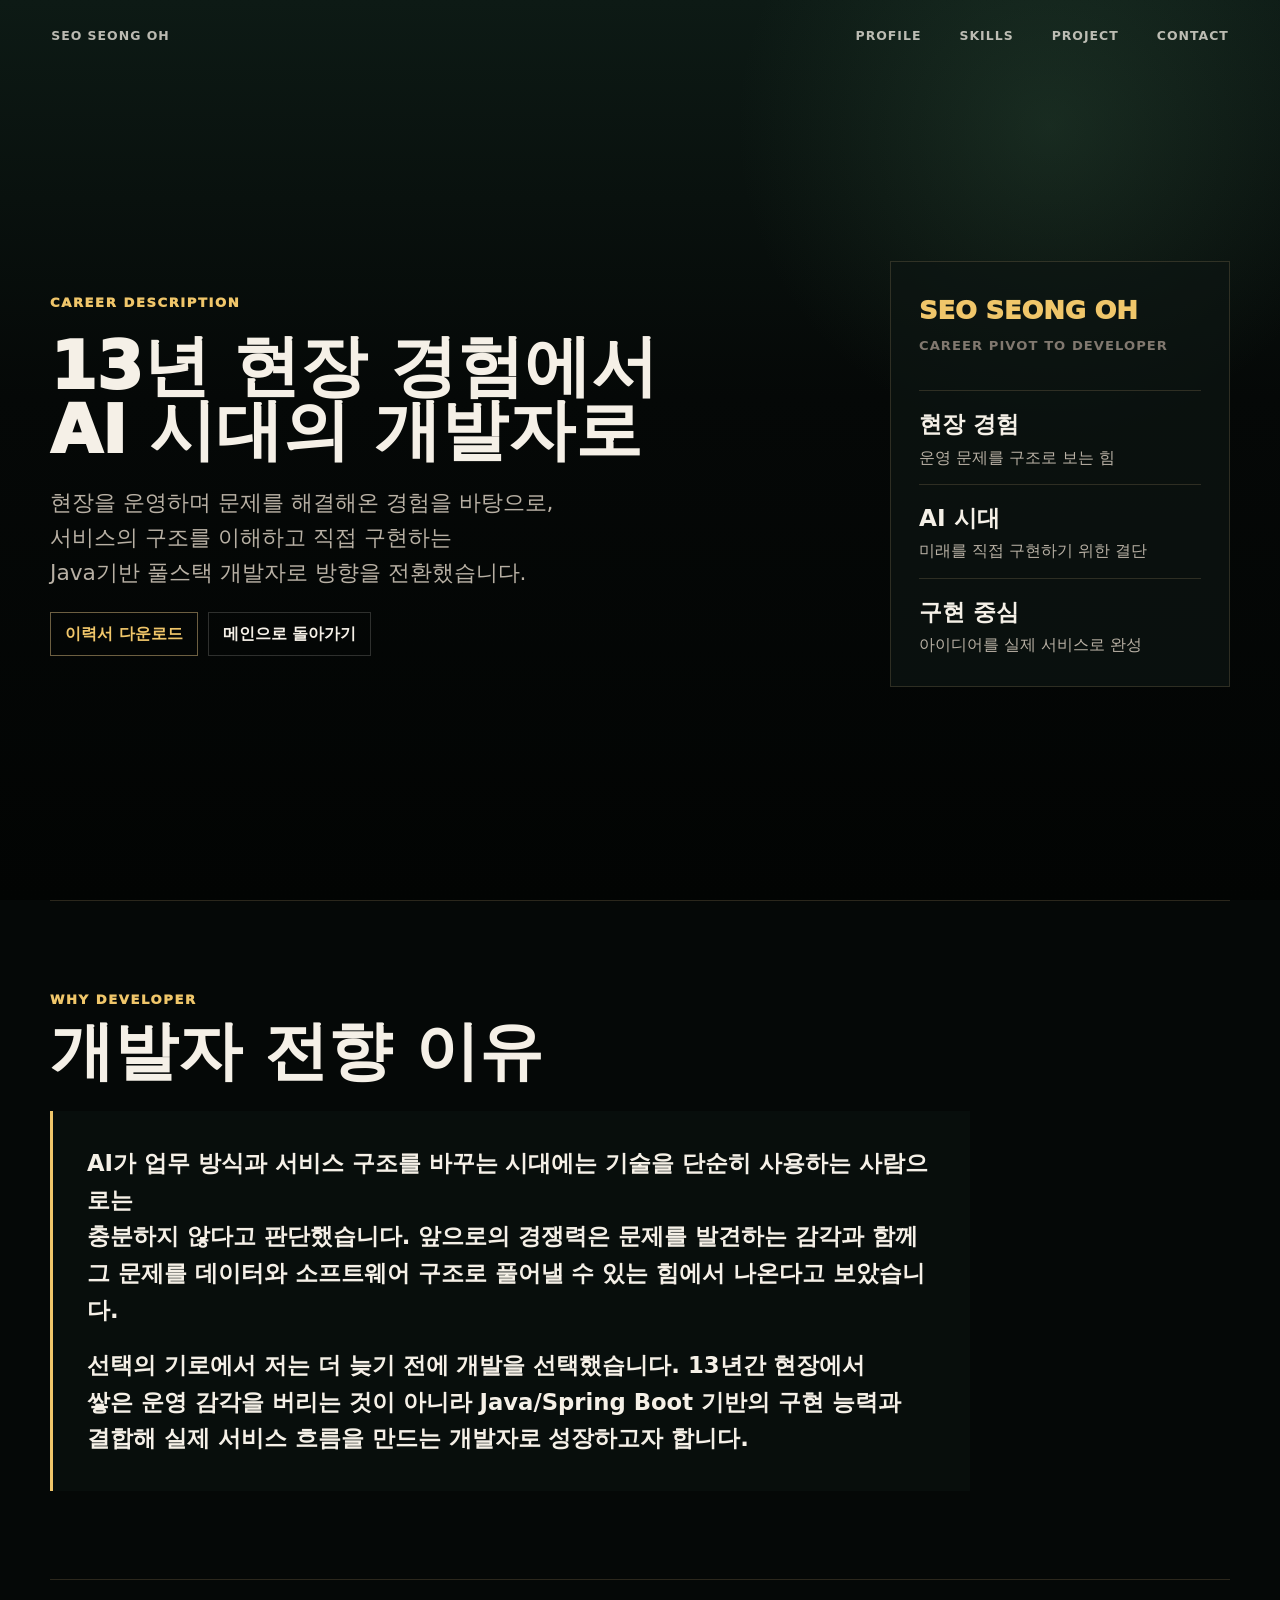
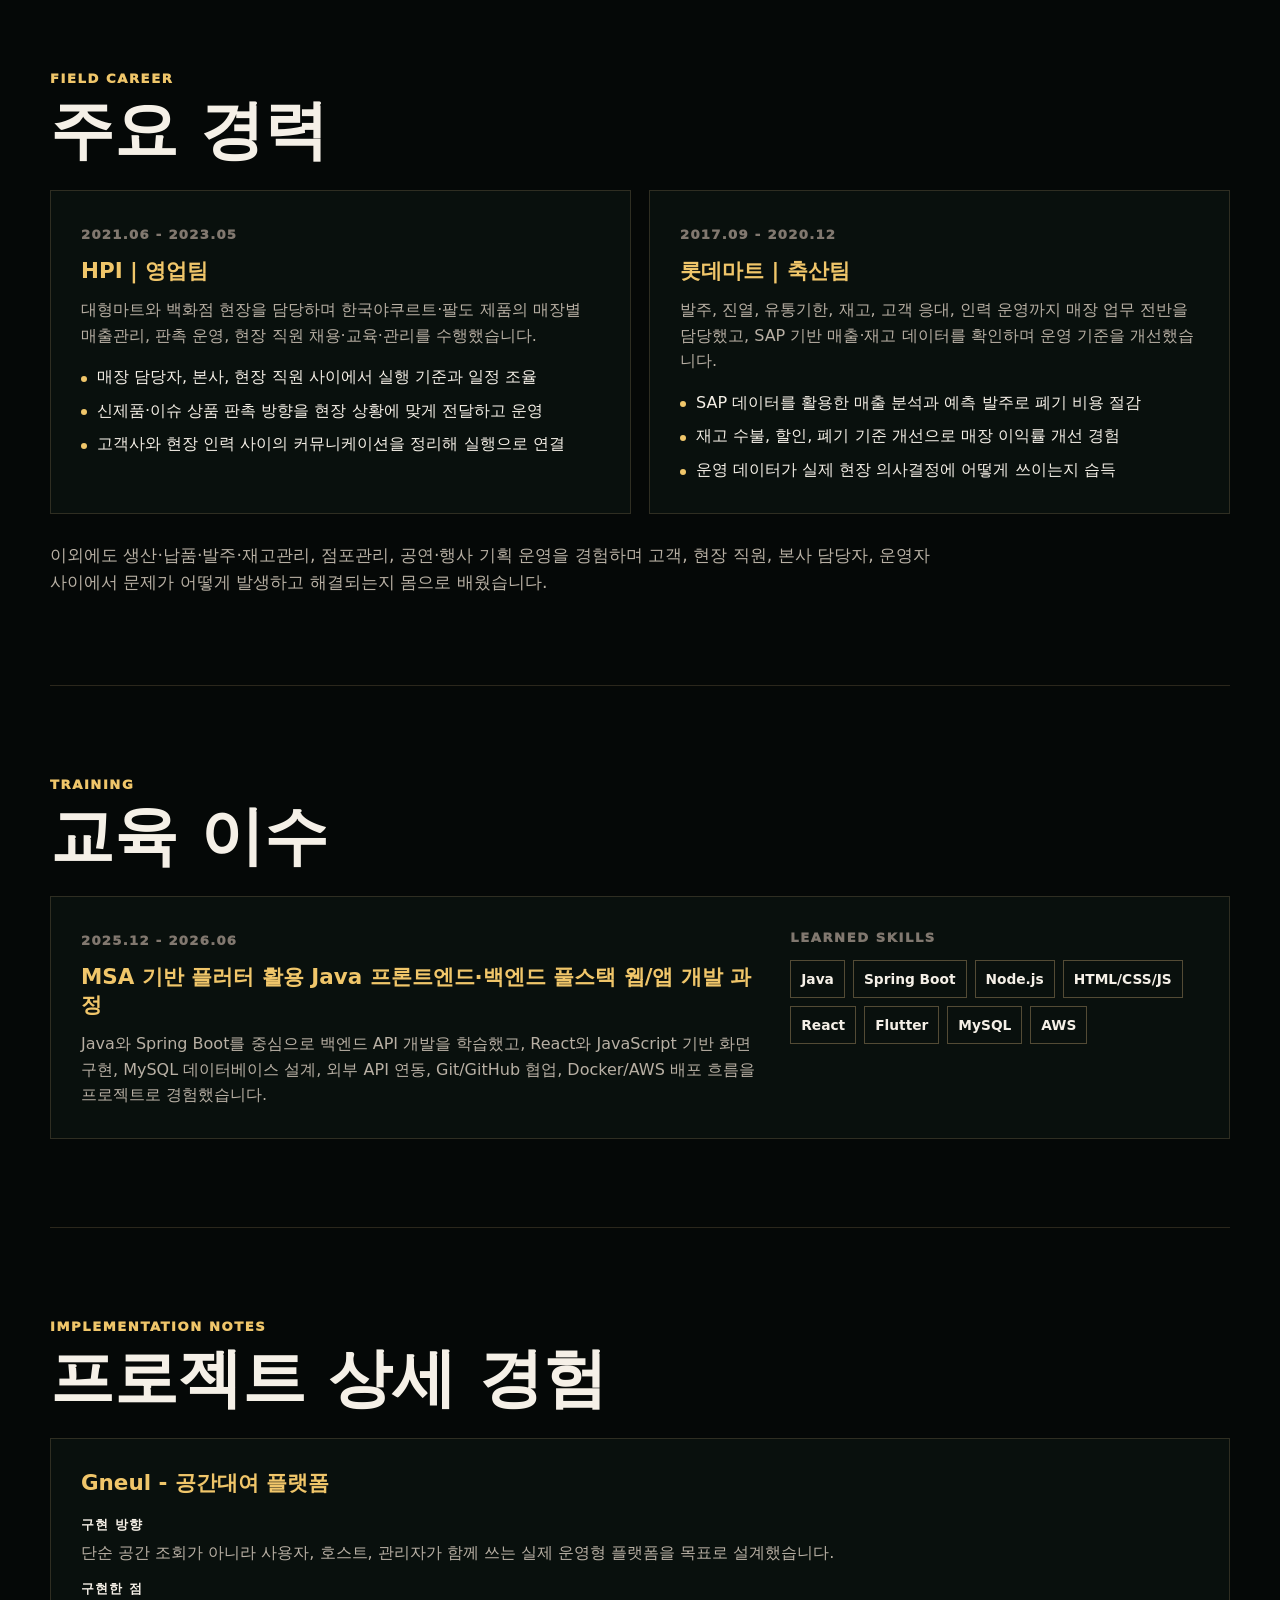
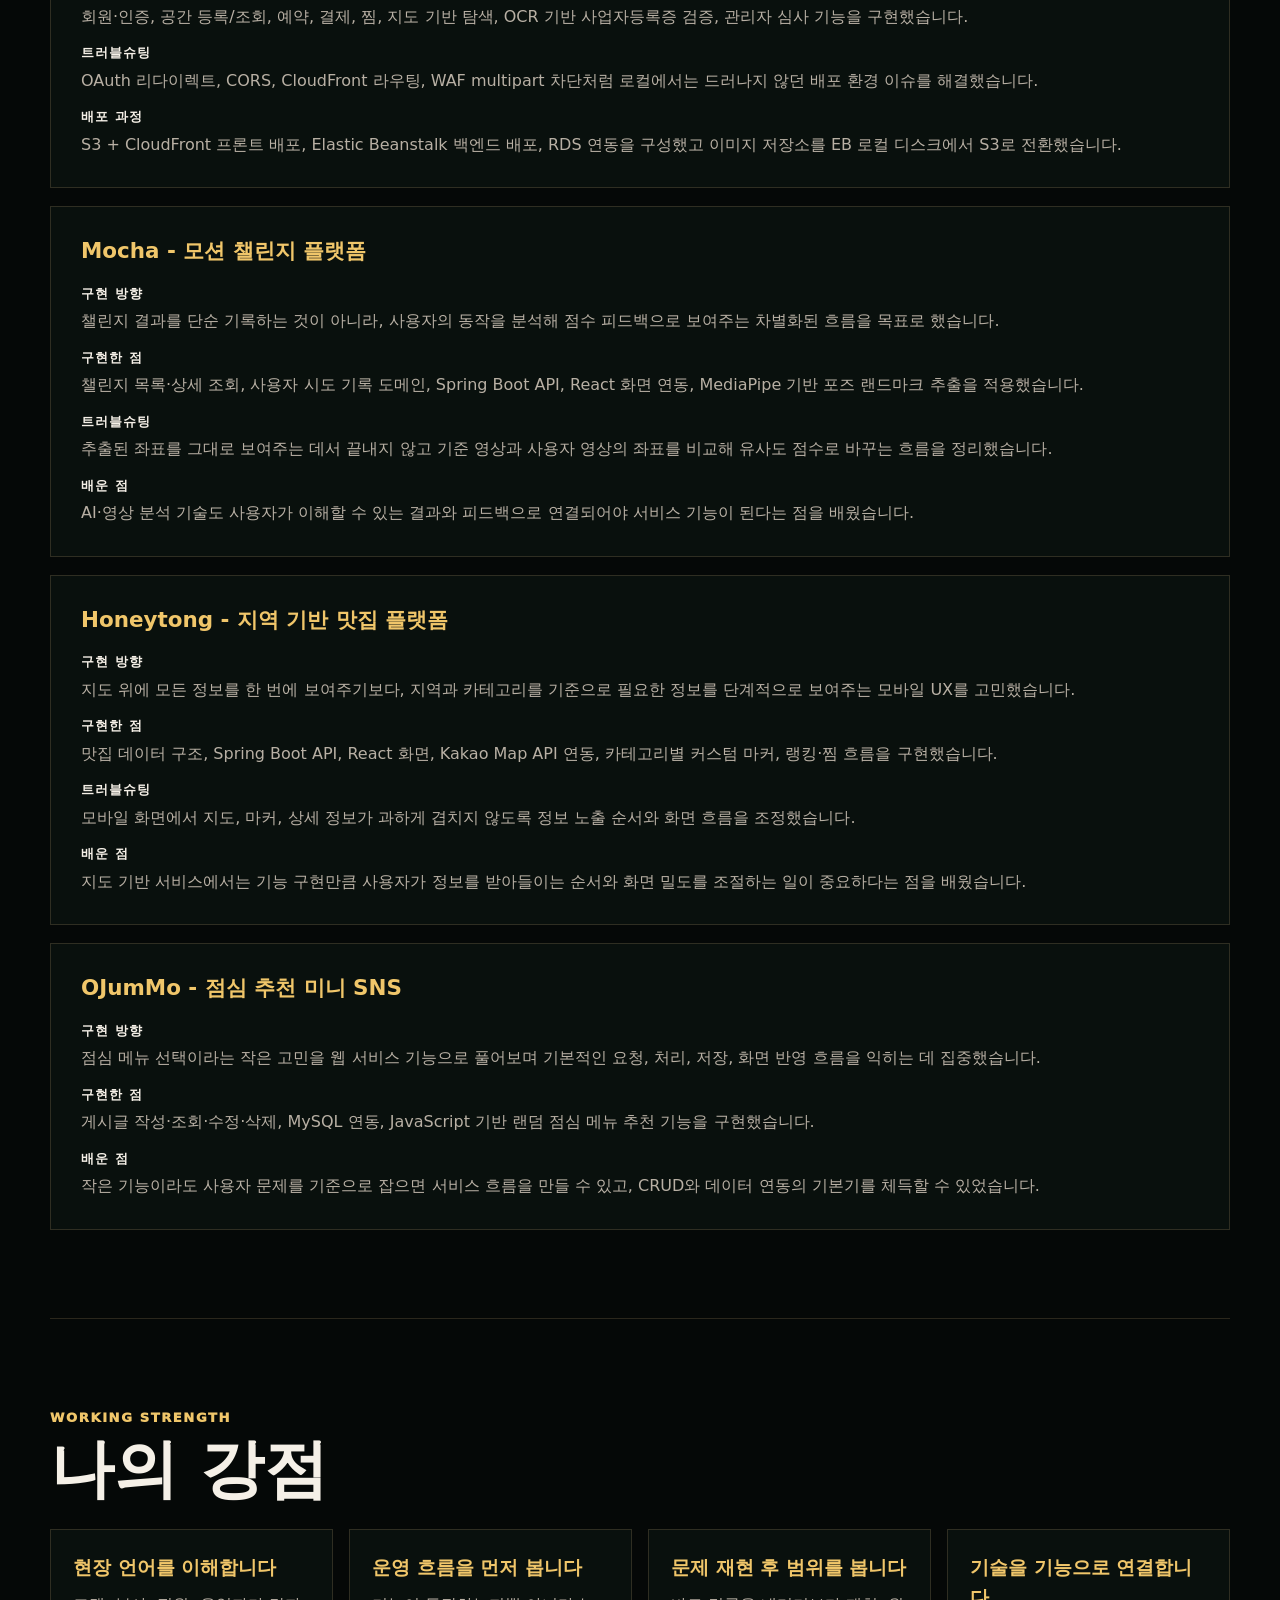
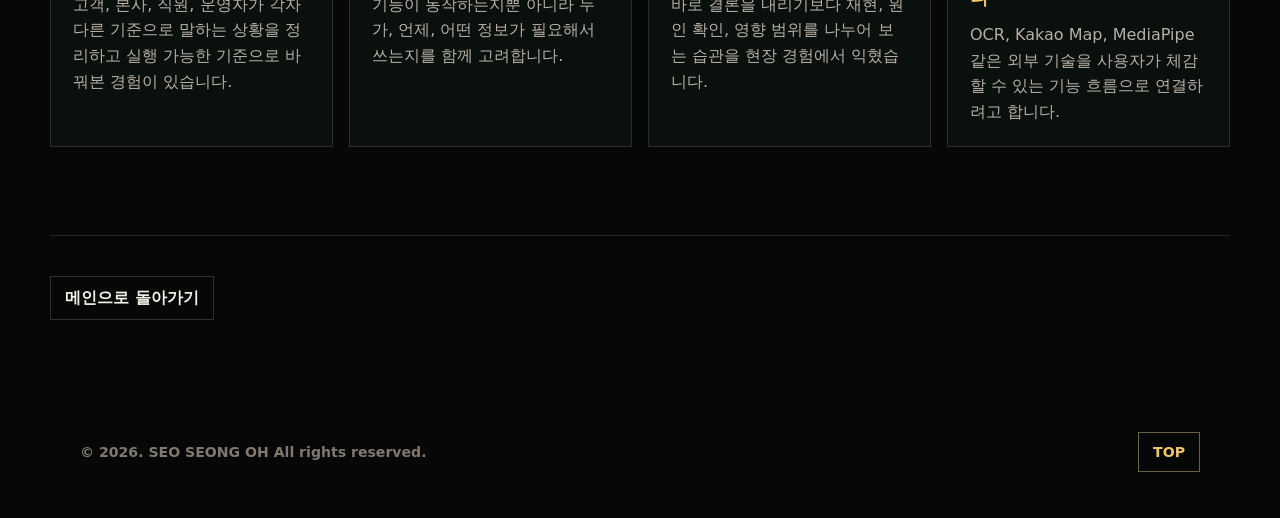
<file: career/index.html>
<!doctype html>
<html lang="ko">
  <head>
    <meta charset="utf-8" />
    <meta name="viewport" content="width=device-width, initial-scale=1" />
    <title>서성오 경력기술서 | Career Profile</title>
    <meta
      name="description"
      content="13년간의 현장 경험, 개발자 전향 이유, 교육 과정, 프로젝트 구현·트러블슈팅·배포 경험을 정리한 서성오의 웹 경력기술서입니다."
    />
    <meta property="og:title" content="서성오 경력기술서 | Career Profile" />
    <meta
      property="og:description"
      content="현장 운영 경험에서 Java/Spring Boot 개발자로 전향한 서성오의 상세 경력기술서입니다."
    />
    <meta property="og:type" content="website" />
    <meta property="og:url" content="https://q99man.github.io/career/" />
    <meta property="og:image" content="https://avatars.githubusercontent.com/u/259269205?v=4" />
    <link rel="stylesheet" href="../styles.css?v=career-page-2" />
  </head>
  <body>
    <header class="site-header" data-header>
      <a class="brand" href="../index.html#top">SEO SEONG OH</a>
      <nav class="nav" aria-label="Career navigation">
        <a href="../index.html#profile">Profile</a>
        <a href="../index.html#skills">Skills</a>
        <a href="../index.html#project">Project</a>
        <a href="../index.html#contact">Contact</a>
      </nav>
    </header>

    <main id="top" class="career-page">
      <section class="career-hero career-hero-compact" aria-label="Career introduction">
        <div class="career-hero-copy reveal">
          <p class="career-eyebrow">Career Description</p>
          <h1>13년 현장 경험에서<br />AI 시대의 개발자로</h1>
          <p>
            현장을 운영하며 문제를 해결해온 경험을 바탕으로,<br />
            서비스의 구조를 이해하고 직접 구현하는<br />
            Java기반 풀스택 개발자로 방향을 전환했습니다.
          </p>
          <div class="career-actions">
            <a class="resume-link" href="../assets/seo-seong-oh-career-profile.pdf" download>이력서 다운로드</a>
            <a class="resume-link resume-link-secondary" href="../index.html#top">메인으로 돌아가기</a>
          </div>
        </div>
        <aside class="career-snapshot reveal" aria-label="Career snapshot">
          <strong>SEO SEONG OH</strong>
          <span>Career Pivot to Developer</span>
          <ul>
            <li><b>현장 경험</b><span>운영 문제를 구조로 보는 힘</span></li>
            <li><b>AI 시대</b><span>미래를 직접 구현하기 위한 결단</span></li>
            <li><b>구현 중심</b><span>아이디어를 실제 서비스로 완성</span></li>
          </ul>
        </aside>
      </section>

      <section class="career-section reveal" aria-labelledby="pivot-title">
        <div class="career-section-head">
          <p class="career-eyebrow">Why Developer</p>
          <h2 id="pivot-title">개발자 전향 이유</h2>
        </div>
                <div class="career-statement">
          <p>
            AI가 업무 방식과 서비스 구조를 바꾸는 시대에는 기술을 단순히 사용하는 사람으로는<br />
            충분하지 않다고 판단했습니다. 앞으로의 경쟁력은 문제를 발견하는 감각과 함께<br />
            그 문제를 데이터와 소프트웨어 구조로 풀어낼 수 있는 힘에서 나온다고 보았습니다.
          </p>
          <p>
            선택의 기로에서 저는 더 늦기 전에 개발을 선택했습니다. 13년간 현장에서<br />
            쌓은 운영 감각을 버리는 것이 아니라 Java/Spring Boot 기반의 구현 능력과<br />
            결합해 실제 서비스 흐름을 만드는 개발자로 성장하고자 합니다.
          </p>
        </div>
      </section>

      <section class="career-section reveal" aria-labelledby="field-title">
        <div class="career-section-head">
          <p class="career-eyebrow">Field Career</p>
          <h2 id="field-title">주요 경력</h2>
        </div>
        <div class="career-history-grid">
          <article>
            <span class="career-period">2021.06 - 2023.05</span>
            <h3>HPI | 영업팀</h3>
            <p>
              대형마트와 백화점 현장을 담당하며 한국야쿠르트·팔도 제품의 매장별 매출관리,
              판촉 운영, 현장 직원 채용·교육·관리를 수행했습니다.
            </p>
            <ul>
              <li>매장 담당자, 본사, 현장 직원 사이에서 실행 기준과 일정 조율</li>
              <li>신제품·이슈 상품 판촉 방향을 현장 상황에 맞게 전달하고 운영</li>
              <li>고객사와 현장 인력 사이의 커뮤니케이션을 정리해 실행으로 연결</li>
            </ul>
          </article>
          <article>
            <span class="career-period">2017.09 - 2020.12</span>
            <h3>롯데마트 | 축산팀</h3>
            <p>
              발주, 진열, 유통기한, 재고, 고객 응대, 인력 운영까지 매장 업무 전반을 담당했고,
              SAP 기반 매출·재고 데이터를 확인하며 운영 기준을 개선했습니다.
            </p>
            <ul>
              <li>SAP 데이터를 활용한 매출 분석과 예측 발주로 폐기 비용 절감</li>
              <li>재고 수불, 할인, 폐기 기준 개선으로 매장 이익률 개선 경험</li>
              <li>운영 데이터가 실제 현장 의사결정에 어떻게 쓰이는지 습득</li>
            </ul>
          </article>
        </div>
        <p class="career-lead">
          이외에도 생산·납품·발주·재고관리, 점포관리, 공연·행사 기획 운영을 경험하며
          고객, 현장 직원, 본사 담당자, 운영자 사이에서 문제가 어떻게 발생하고 해결되는지 몸으로 배웠습니다.
        </p>
      </section>

      <section class="career-section reveal" aria-labelledby="education-title">
        <div class="career-section-head">
          <p class="career-eyebrow">Training</p>
          <h2 id="education-title">교육 이수</h2>
        </div>
        <div class="career-education-card">
          <div>
            <span class="career-period">2025.12 - 2026.06</span>
            <h3>MSA 기반 플러터 활용 Java 프론트엔드·백엔드 풀스택 웹/앱 개발 과정</h3>
            <p>
              Java와 Spring Boot를 중심으로 백엔드 API 개발을 학습했고, React와 JavaScript 기반 화면 구현,
              MySQL 데이터베이스 설계, 외부 API 연동, Git/GitHub 협업, Docker/AWS 배포 흐름을 프로젝트로 경험했습니다.
            </p>
          </div>
          <div class="career-skill-panel">
            <span>Learned Skills</span>
            <ul class="career-skill-tags">
              <li>Java</li>
              <li>Spring Boot</li>
              <li>Node.js</li>
              <li>HTML/CSS/JS</li>
              <li>React</li>
              <li>Flutter</li>
              <li>MySQL</li>
              <li>AWS</li>
            </ul>
          </div>
        </div>
      </section>

      <section class="career-section reveal" aria-labelledby="details-title">
        <div class="career-section-head">
          <p class="career-eyebrow">Implementation Notes</p>
          <h2 id="details-title">프로젝트 상세 경험</h2>
        </div>
        <div class="career-detail-list">
          <article>
            <h3>Gneul - 공간대여 플랫폼</h3>
            <dl>
              <div><dt>구현 방향</dt><dd>단순 공간 조회가 아니라 사용자, 호스트, 관리자가 함께 쓰는 실제 운영형 플랫폼을 목표로 설계했습니다.</dd></div>
              <div><dt>구현한 점</dt><dd>회원·인증, 공간 등록/조회, 예약, 결제, 찜, 지도 기반 탐색, OCR 기반 사업자등록증 검증, 관리자 심사 기능을 구현했습니다.</dd></div>
              <div><dt>트러블슈팅</dt><dd>OAuth 리다이렉트, CORS, CloudFront 라우팅, WAF multipart 차단처럼 로컬에서는 드러나지 않던 배포 환경 이슈를 해결했습니다.</dd></div>
              <div><dt>배포 과정</dt><dd>S3 + CloudFront 프론트 배포, Elastic Beanstalk 백엔드 배포, RDS 연동을 구성했고 이미지 저장소를 EB 로컬 디스크에서 S3로 전환했습니다.</dd></div>
            </dl>
          </article>

          <article>
            <h3>Mocha - 모션 챌린지 플랫폼</h3>
            <dl>
              <div><dt>구현 방향</dt><dd>챌린지 결과를 단순 기록하는 것이 아니라, 사용자의 동작을 분석해 점수 피드백으로 보여주는 차별화된 흐름을 목표로 했습니다.</dd></div>
              <div><dt>구현한 점</dt><dd>챌린지 목록·상세 조회, 사용자 시도 기록 도메인, Spring Boot API, React 화면 연동, MediaPipe 기반 포즈 랜드마크 추출을 적용했습니다.</dd></div>
              <div><dt>트러블슈팅</dt><dd>추출된 좌표를 그대로 보여주는 데서 끝내지 않고 기준 영상과 사용자 영상의 좌표를 비교해 유사도 점수로 바꾸는 흐름을 정리했습니다.</dd></div>
              <div><dt>배운 점</dt><dd>AI·영상 분석 기술도 사용자가 이해할 수 있는 결과와 피드백으로 연결되어야 서비스 기능이 된다는 점을 배웠습니다.</dd></div>
            </dl>
          </article>

          <article>
            <h3>Honeytong - 지역 기반 맛집 플랫폼</h3>
            <dl>
              <div><dt>구현 방향</dt><dd>지도 위에 모든 정보를 한 번에 보여주기보다, 지역과 카테고리를 기준으로 필요한 정보를 단계적으로 보여주는 모바일 UX를 고민했습니다.</dd></div>
              <div><dt>구현한 점</dt><dd>맛집 데이터 구조, Spring Boot API, React 화면, Kakao Map API 연동, 카테고리별 커스텀 마커, 랭킹·찜 흐름을 구현했습니다.</dd></div>
              <div><dt>트러블슈팅</dt><dd>모바일 화면에서 지도, 마커, 상세 정보가 과하게 겹치지 않도록 정보 노출 순서와 화면 흐름을 조정했습니다.</dd></div>
              <div><dt>배운 점</dt><dd>지도 기반 서비스에서는 기능 구현만큼 사용자가 정보를 받아들이는 순서와 화면 밀도를 조절하는 일이 중요하다는 점을 배웠습니다.</dd></div>
            </dl>
          </article>

          <article>
            <h3>OJumMo - 점심 추천 미니 SNS</h3>
            <dl>
              <div><dt>구현 방향</dt><dd>점심 메뉴 선택이라는 작은 고민을 웹 서비스 기능으로 풀어보며 기본적인 요청, 처리, 저장, 화면 반영 흐름을 익히는 데 집중했습니다.</dd></div>
              <div><dt>구현한 점</dt><dd>게시글 작성·조회·수정·삭제, MySQL 연동, JavaScript 기반 랜덤 점심 메뉴 추천 기능을 구현했습니다.</dd></div>
              <div><dt>배운 점</dt><dd>작은 기능이라도 사용자 문제를 기준으로 잡으면 서비스 흐름을 만들 수 있고, CRUD와 데이터 연동의 기본기를 체득할 수 있었습니다.</dd></div>
            </dl>
          </article>
        </div>
      </section>

      <section class="career-section reveal" aria-labelledby="strength-title">
        <div class="career-section-head">
          <p class="career-eyebrow">Working Strength</p>
          <h2 id="strength-title">나의 강점</h2>
        </div>
        <div class="career-solving-grid career-solving-grid-tight">
          <article><h3>현장 언어를 이해합니다</h3><p>고객, 본사, 직원, 운영자가 각자 다른 기준으로 말하는 상황을 정리하고 실행 가능한 기준으로 바꿔본 경험이 있습니다.</p></article>
          <article><h3>운영 흐름을 먼저 봅니다</h3><p>기능이 동작하는지뿐 아니라 누가, 언제, 어떤 정보가 필요해서 쓰는지를 함께 고려합니다.</p></article>
          <article><h3>문제 재현 후 범위를 봅니다</h3><p>바로 결론을 내리기보다 재현, 원인 확인, 영향 범위를 나누어 보는 습관을 현장 경험에서 익혔습니다.</p></article>
          <article><h3>기술을 기능으로 연결합니다</h3><p>OCR, Kakao Map, MediaPipe 같은 외부 기술을 사용자가 체감할 수 있는 기능 흐름으로 연결하려고 합니다.</p></article>
        </div>
      </section>

      <section class="career-cta reveal" aria-label="Career actions">
        <div class="career-actions">
          <a class="resume-link resume-link-secondary" href="../index.html#top">메인으로 돌아가기</a>
        </div>
      </section>
    </main>

    <footer class="site-footer">
      <p>© <span data-year></span>. SEO SEONG OH All rights reserved.</p>
      <a class="top-button" href="#top">TOP</a>
    </footer>

    <script src="../script.js?v=career-page-2"></script>
  </body>
</html>
</file>
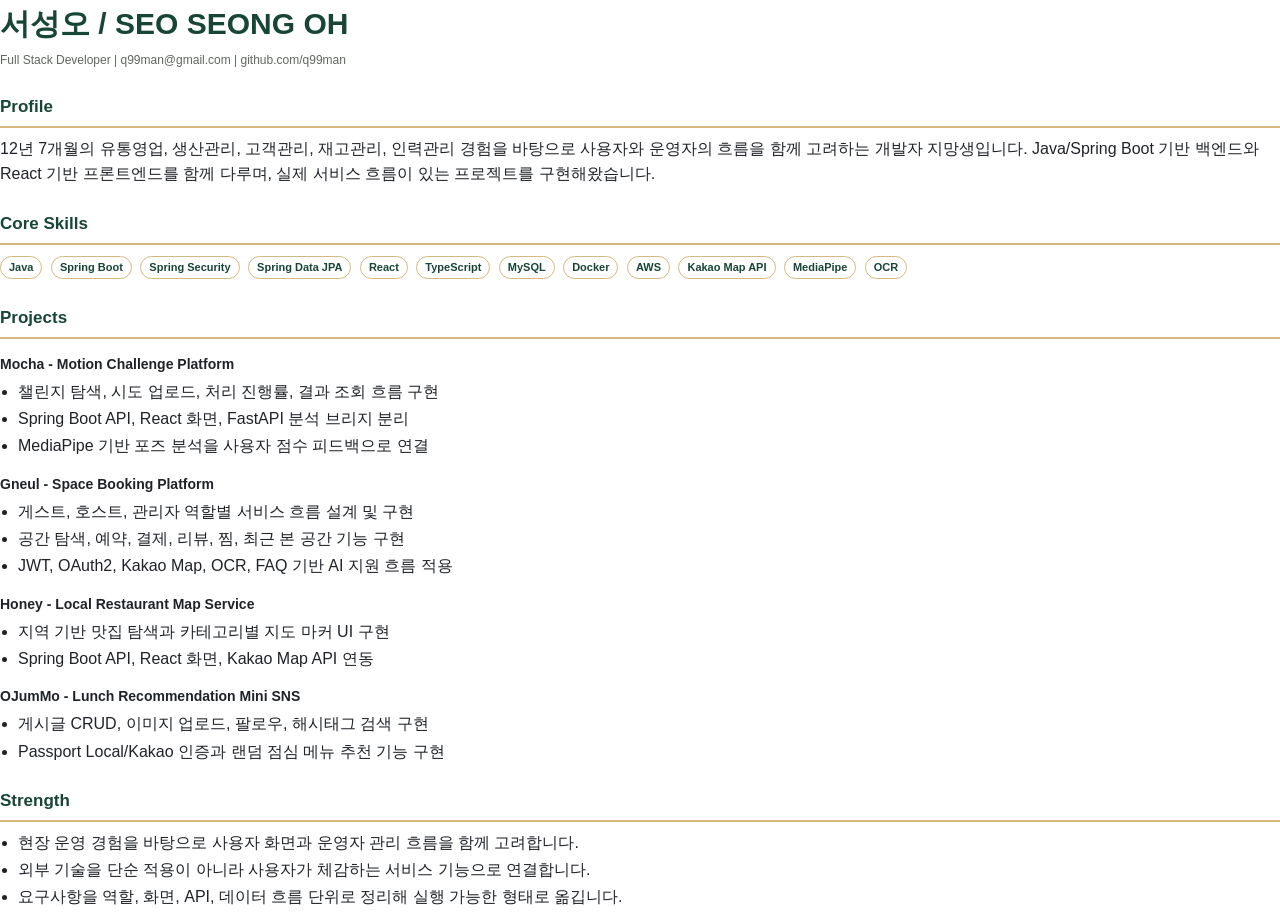
<file: assets/career-profile.html>
<!doctype html>
<html lang="ko">
  <head>
    <meta charset="utf-8" />
    <title>서성오 경력기술서</title>
    <style>
      @page {
        size: A4;
        margin: 18mm;
      }

      body {
        margin: 0;
        color: #1f2328;
        font-family: "Malgun Gothic", "Noto Sans KR", Arial, sans-serif;
        line-height: 1.58;
      }

      h1 {
        margin: 0 0 4px;
        color: #174536;
        font-size: 30px;
      }

      h2 {
        margin: 24px 0 8px;
        border-bottom: 2px solid #d5b87e;
        padding-bottom: 5px;
        color: #174536;
        font-size: 17px;
      }

      h3 {
        margin: 14px 0 4px;
        font-size: 14px;
      }

      p {
        margin: 0 0 8px;
      }

      ul {
        margin: 4px 0 0;
        padding-left: 18px;
      }

      li {
        margin: 2px 0;
      }

      .meta {
        color: #5f665f;
        font-size: 12px;
      }

      .tag {
        display: inline-block;
        margin: 2px 4px 2px 0;
        border: 1px solid #d5b87e;
        border-radius: 999px;
        padding: 2px 8px;
        color: #174536;
        font-size: 11px;
        font-weight: 700;
      }

      .project {
        page-break-inside: avoid;
      }
    </style>
  </head>
  <body>
    <h1>서성오 / SEO SEONG OH</h1>
    <p class="meta">Full Stack Developer | q99man@gmail.com | github.com/q99man</p>

    <h2>Profile</h2>
    <p>
      12년 7개월의 유통영업, 생산관리, 고객관리, 재고관리, 인력관리 경험을 바탕으로
      사용자와 운영자의 흐름을 함께 고려하는 개발자 지망생입니다.
      Java/Spring Boot 기반 백엔드와 React 기반 프론트엔드를 함께 다루며,
      실제 서비스 흐름이 있는 프로젝트를 구현해왔습니다.
    </p>

    <h2>Core Skills</h2>
    <span class="tag">Java</span>
    <span class="tag">Spring Boot</span>
    <span class="tag">Spring Security</span>
    <span class="tag">Spring Data JPA</span>
    <span class="tag">React</span>
    <span class="tag">TypeScript</span>
    <span class="tag">MySQL</span>
    <span class="tag">Docker</span>
    <span class="tag">AWS</span>
    <span class="tag">Kakao Map API</span>
    <span class="tag">MediaPipe</span>
    <span class="tag">OCR</span>

    <h2>Projects</h2>
    <div class="project">
      <h3>Mocha - Motion Challenge Platform</h3>
      <ul>
        <li>챌린지 탐색, 시도 업로드, 처리 진행률, 결과 조회 흐름 구현</li>
        <li>Spring Boot API, React 화면, FastAPI 분석 브리지 분리</li>
        <li>MediaPipe 기반 포즈 분석을 사용자 점수 피드백으로 연결</li>
      </ul>
    </div>

    <div class="project">
      <h3>Gneul - Space Booking Platform</h3>
      <ul>
        <li>게스트, 호스트, 관리자 역할별 서비스 흐름 설계 및 구현</li>
        <li>공간 탐색, 예약, 결제, 리뷰, 찜, 최근 본 공간 기능 구현</li>
        <li>JWT, OAuth2, Kakao Map, OCR, FAQ 기반 AI 지원 흐름 적용</li>
      </ul>
    </div>

    <div class="project">
      <h3>Honey - Local Restaurant Map Service</h3>
      <ul>
        <li>지역 기반 맛집 탐색과 카테고리별 지도 마커 UI 구현</li>
        <li>Spring Boot API, React 화면, Kakao Map API 연동</li>
      </ul>
    </div>

    <div class="project">
      <h3>OJumMo - Lunch Recommendation Mini SNS</h3>
      <ul>
        <li>게시글 CRUD, 이미지 업로드, 팔로우, 해시태그 검색 구현</li>
        <li>Passport Local/Kakao 인증과 랜덤 점심 메뉴 추천 기능 구현</li>
      </ul>
    </div>

    <h2>Strength</h2>
    <ul>
      <li>현장 운영 경험을 바탕으로 사용자 화면과 운영자 관리 흐름을 함께 고려합니다.</li>
      <li>외부 기술을 단순 적용이 아니라 사용자가 체감하는 서비스 기능으로 연결합니다.</li>
      <li>요구사항을 역할, 화면, API, 데이터 흐름 단위로 정리해 실행 가능한 형태로 옮깁니다.</li>
    </ul>
  </body>
</html>
</file>
<file: styles.css>
:root {
  color-scheme: dark;
  --bg: #050807;
  --bg-deep: #020403;
  --panel: #0d1512;
  --panel-strong: #111d18;
  --ink: #f5f0e7;
  --muted: #b8b0a4;
  --dim: #81786f;
  --line: rgba(213, 184, 126, 0.18);
  --accent: #d5b87e;
  --accent-strong: #f0c66a;
  --green: #4a7c59;
  --max: 1120px;
  --header: 72px;
}

* {
  box-sizing: border-box;
}

html {
  scroll-behavior: smooth;
}

body {
  margin: 0;
  background: var(--bg);
  color: var(--ink);
  font-family:
    Inter, "Pretendard", "Noto Sans KR", system-ui, -apple-system, BlinkMacSystemFont, "Segoe UI",
    sans-serif;
  line-height: 1.6;
}

body::before {
  content: "";
  position: fixed;
  inset: 0;
  z-index: -1;
  background:
    radial-gradient(circle at 82% 14%, rgba(74, 124, 89, 0.22), transparent 24%),
    linear-gradient(180deg, #0d1a15 0%, var(--bg) 44%, var(--bg-deep) 100%);
}

a {
  color: inherit;
  text-decoration: none;
}

img,
svg {
  display: block;
}

p,
figure,
dl,
dd {
  margin: 0;
}

ul {
  margin: 0;
  padding: 0;
  list-style: none;
}

.site-header {
  position: fixed;
  inset: 0 0 auto;
  z-index: 20;
  display: flex;
  min-height: var(--header);
  align-items: center;
  justify-content: space-between;
  padding: 0 clamp(24px, 4vw, 54px);
  color: rgba(245, 240, 231, 0.75);
  font-size: 0.78rem;
  font-weight: 900;
  letter-spacing: 0.08em;
  text-transform: uppercase;
  transition: background 180ms ease, border-color 180ms ease;
}

.site-header.is-scrolled {
  border-bottom: 1px solid var(--line);
  background: rgba(5, 8, 7, 0.86);
  backdrop-filter: blur(16px);
}

.brand,
.nav a {
  padding: 8px 0;
}

.nav {
  display: flex;
  gap: clamp(18px, 3vw, 38px);
}

.brand:hover,
.nav a:hover,
.brand:focus-visible,
.nav a:focus-visible {
  color: var(--accent-strong);
}

.hero {
  display: grid;
  min-height: 100svh;
  place-items: center;
  padding: var(--header) 24px 48px;
}

.hero-inner {
  width: min(100%, var(--max));
}

.typing-title {
  min-height: 0.95em;
  color: var(--accent-strong);
  font-size: clamp(3.3rem, 11vw, 9.6rem);
  font-weight: 1000;
  letter-spacing: 0;
  line-height: 0.95;
  text-transform: uppercase;
  white-space: nowrap;
}

.typing-title::after {
  content: "";
  display: inline-block;
  width: 0.05em;
  height: 0.78em;
  margin-left: 0.06em;
  background: var(--accent-strong);
  animation: blink 860ms steps(1) infinite;
  transform: translateY(0.08em);
}

.typing-title.is-complete::after {
  opacity: 0;
  animation: none;
}

@keyframes blink {
  50% {
    opacity: 0;
  }
}

.section {
  width: min(100% - 40px, var(--max));
  margin: 0 auto;
  padding: 112px 0;
}

.section-title {
  margin: 0 0 36px;
  color: var(--accent-strong);
  font-size: clamp(3.1rem, 8vw, 6.6rem);
  font-weight: 1000;
  letter-spacing: 0;
  line-height: 0.9;
  text-transform: uppercase;
}

.profile-card {
  display: grid;
  grid-template-columns: 360px 1fr;
  gap: clamp(40px, 7vw, 96px);
  align-items: center;
  min-height: 520px;
}

.profile-photo {
  position: relative;
}

.profile-photo::before {
  content: "";
  position: absolute;
  inset: -36px 42px 42px -36px;
  z-index: -1;
  border: 1px solid rgba(74, 124, 89, 0.55);
}

.profile-photo img {
  width: 100%;
  height: auto;
  aspect-ratio: 1;
  border: 1px solid var(--line);
  object-fit: cover;
  filter: grayscale(0.1) sepia(0.1) saturate(0.9);
}

.profile-info {
  display: grid;
  gap: 22px;
  justify-items: center;
  text-align: center;
}

.profile-name {
  color: var(--muted);
  font-size: 1.28rem;
  letter-spacing: 0.08em;
  text-transform: uppercase;
}

.profile-name span {
  display: block;
  margin-top: 4px;
  color: var(--dim);
  font-size: 0.9rem;
}

.profile-role {
  display: inline-block;
  border: 1px solid rgba(213, 184, 126, 0.28);
  background: rgba(74, 124, 89, 0.22);
  padding: 8px 14px;
  color: var(--ink);
  font-size: clamp(1.2rem, 2.5vw, 1.9rem);
  font-weight: 700;
}

.contact-facts {
  display: grid;
  gap: 12px;
  width: min(100%, 460px);
  margin-top: 8px;
  text-align: left;
}

.contact-facts li {
  display: grid;
  grid-template-columns: 28px 72px 1fr;
  gap: 12px;
  align-items: center;
  border-bottom: 1px solid var(--line);
  padding: 10px 0;
}

.contact-facts svg,
.skill-grid svg {
  width: 24px;
  height: 24px;
  fill: var(--accent-strong);
}

.contact-facts span {
  color: var(--dim);
  font-size: 0.82rem;
  font-weight: 900;
}

.contact-facts a,
.contact-facts strong {
  color: var(--ink);
  font-weight: 800;
  overflow-wrap: anywhere;
  word-break: break-word;
}

.profile-story {
  display: grid;
  gap: 14px;
  max-width: 820px;
  margin: 56px auto 0;
  color: var(--muted);
  font-size: 1.04rem;
}

.story-title {
  color: var(--ink);
  font-size: clamp(1.7rem, 3vw, 2.7rem);
  font-weight: 900;
  line-height: 1.25;
}

.resume-link,
.github-button,
.top-button {
  display: inline-flex;
  width: fit-content;
  min-height: 40px;
  align-items: center;
  justify-content: center;
  border: 1px solid rgba(213, 184, 126, 0.5);
  padding: 8px 14px;
  color: var(--accent-strong);
  font-weight: 900;
}

.resume-actions {
  display: flex;
  flex-wrap: wrap;
  gap: 10px;
  margin-top: 12px;
}

.resume-link {
  margin-top: 0;
}

.resume-link-secondary {
  border-color: rgba(245, 240, 231, 0.18);
  color: var(--ink);
}

.resume-link:hover,
.github-button:hover,
.top-button:hover {
  background: rgba(213, 184, 126, 0.12);
}

.skills-section {
  border-top: 1px solid var(--line);
  border-bottom: 1px solid var(--line);
}

.skill-grid {
  display: grid;
  grid-template-columns: repeat(4, minmax(0, 1fr));
  gap: 18px;
}

.skill-grid article {
  min-height: 330px;
  border: 1px solid var(--line);
  background: rgba(13, 21, 18, 0.72);
  padding: 24px;
}

.skill-grid h3 {
  display: flex;
  gap: 10px;
  align-items: center;
  margin: 0 0 22px;
  color: var(--ink);
  font-size: 1.18rem;
}

.skill-grid ul {
  display: grid;
  gap: 12px;
}

.skill-grid li {
  display: flex;
  align-items: center;
  gap: 14px;
  border-bottom: 1px solid rgba(213, 184, 126, 0.14);
  padding: 0 0 12px;
  color: var(--ink);
  font-size: 1.03rem;
  font-weight: 800;
}

.tool-icon {
  display: grid;
  flex: 0 0 auto;
  width: 42px;
  height: 42px;
  place-items: center;
  border: 1px solid rgba(245, 240, 231, 0.1);
  border-radius: 10px;
  background: #f8f8f5;
  box-shadow: 0 8px 18px rgba(0, 0, 0, 0.18);
}

.tool-icon img {
  width: 28px;
  height: 28px;
  object-fit: contain;
}

.project-section {
  width: min(100% - 40px, 1180px);
}

.project-list {
  display: grid;
  gap: 64px;
}

.project-card {
  display: grid;
  grid-template-columns: minmax(280px, 0.95fr) minmax(320px, 1fr);
  gap: clamp(28px, 5vw, 68px);
  align-items: center;
}

.project-card:nth-child(even) .project-image {
  order: 2;
}

.project-image {
  position: relative;
  min-height: 280px;
  border: 1px solid rgba(245, 240, 231, 0.18);
  background: #030504;
  overflow: hidden;
}

.project-image::before {
  content: "";
  position: absolute;
  inset: 18px -18px -18px 18px;
  z-index: -1;
  border: 1px solid rgba(74, 124, 89, 0.45);
}

.project-image img {
  width: 100%;
  height: 100%;
  min-height: 280px;
  object-fit: cover;
  opacity: 0.9;
  transition: transform 320ms ease, opacity 320ms ease;
}

.project-image:hover img {
  opacity: 1;
  transform: scale(1.03);
}

.project-copy {
  color: var(--muted);
}

.project-head {
  margin-bottom: 16px;
}

.project-head h3 {
  margin: 0;
  color: var(--accent-strong);
  font-size: clamp(2.2rem, 5vw, 4.5rem);
  line-height: 0.95;
  text-transform: uppercase;
}

.project-head span {
  display: block;
  margin-top: 7px;
  color: var(--dim);
  font-size: 0.9rem;
  font-weight: 900;
  letter-spacing: 0.08em;
  text-transform: uppercase;
}

.project-copy p {
  margin-bottom: 18px;
}

.project-copy dl {
  display: grid;
  gap: 14px;
  margin-bottom: 20px;
}

.project-copy dt {
  margin-bottom: 4px;
  color: var(--ink);
  font-size: 0.84rem;
  font-weight: 900;
  letter-spacing: 0.08em;
  text-transform: uppercase;
}

.project-copy dd {
  color: var(--muted);
}

.project-actions {
  display: flex;
  flex-wrap: wrap;
  gap: 10px;
}

.contact-section {
  padding-bottom: 82px;
}

.contact-panel {
  display: flex;
  justify-content: space-between;
  gap: 28px;
  border-top: 1px solid var(--line);
  padding-top: 28px;
  color: var(--muted);
}

.contact-panel p {
  max-width: 440px;
  color: var(--ink);
  font-size: 1.35rem;
  font-weight: 800;
  line-height: 1.35;
}

.contact-panel div {
  display: grid;
  gap: 10px;
  align-content: start;
  text-align: right;
}

.contact-panel a {
  color: var(--accent-strong);
  font-weight: 900;
}

.site-footer {
  display: flex;
  width: min(100% - 40px, var(--max));
  align-items: center;
  justify-content: space-between;
  margin: 0 auto;
  padding: 28px 0 46px;
  color: var(--dim);
  font-size: 0.88rem;
  font-weight: 800;
}

.reveal {
  opacity: 0;
  transform: translateY(18px);
  transition: opacity 560ms ease, transform 560ms ease;
}

.reveal.is-visible {
  opacity: 1;
  transform: translateY(0);
}

@media (prefers-reduced-motion: reduce) {
  *,
  *::before,
  *::after {
    scroll-behavior: auto !important;
    transition-duration: 1ms !important;
  }

  .typing-title::after {
    display: none;
  }
}

@media (max-width: 980px) {
  .skill-grid {
    grid-template-columns: repeat(2, minmax(0, 1fr));
  }

  .profile-card,
  .project-card {
    grid-template-columns: 1fr;
  }

  .project-card:nth-child(even) .project-image {
    order: 0;
  }
}

@media (max-width: 720px) {
  :root {
    --header: 96px;
  }

  .site-header {
    align-items: flex-start;
    flex-direction: column;
    justify-content: center;
    gap: 8px;
  }

  .nav {
    flex-wrap: wrap;
    gap: 10px 18px;
  }

  .typing-title {
    font-size: clamp(2.15rem, 11vw, 4.2rem);
  }

  .section,
  .project-section,
  .site-footer {
    width: min(100% - 28px, var(--max));
  }

  .section {
    padding: 78px 0;
  }

  .section-title {
    font-size: clamp(2.7rem, 13vw, 4.4rem);
  }

  .profile-photo {
    max-width: 280px;
  }

  .profile-photo::before {
    inset: -20px 24px 24px -20px;
  }

  .contact-facts li {
    grid-template-columns: 28px 58px minmax(0, 1fr);
  }

  .skill-grid {
    grid-template-columns: 1fr;
  }

  .project-list {
    gap: 52px;
  }

  .contact-panel,
  .site-footer {
    flex-direction: column;
    align-items: flex-start;
  }

  .contact-panel div {
    text-align: left;
  }
}

@media (max-width: 390px) {
  .typing-title {
    font-size: clamp(1.9rem, 10.2vw, 2.5rem);
  }
}

.career-page {
  width: min(100% - 40px, 1180px);
  margin: 0 auto;
  padding: calc(var(--header) + 72px) 0 84px;
}

.career-hero {
  display: grid;
  grid-template-columns: minmax(0, 1fr) 340px;
  gap: clamp(32px, 7vw, 92px);
  align-items: center;
  min-height: calc(100svh - var(--header) - 120px);
  padding-bottom: 96px;
}

.career-hero-copy {
  display: grid;
  align-content: center;
  gap: 22px;
}

.career-eyebrow {
  color: var(--accent-strong);
  font-size: 0.82rem;
  font-weight: 1000;
  letter-spacing: 0.12em;
  text-transform: uppercase;
}

.career-hero h1 {
  max-width: 880px;
  margin: 0;
  color: var(--ink);
  font-size: clamp(3rem, 5.2vw, 5rem);
  font-weight: 1000;
  letter-spacing: 0;
  line-height: 0.96;
  overflow-wrap: anywhere;
}

.career-hero-copy > p:not(.career-eyebrow) {
  max-width: 720px;
  color: var(--muted);
  font-size: clamp(1.08rem, 2vw, 1.36rem);
  line-height: 1.62;
}

.career-actions {
  display: flex;
  flex-wrap: wrap;
  gap: 10px;
}

.career-snapshot {
  display: grid;
  align-content: start;
  align-self: center;
  border: 1px solid var(--line);
  background: rgba(13, 21, 18, 0.72);
  padding: 28px;
}

.career-snapshot strong {
  color: var(--accent-strong);
  font-size: 1.6rem;
  font-weight: 1000;
}

.career-snapshot > span {
  margin-top: 4px;
  color: var(--dim);
  font-size: 0.82rem;
  font-weight: 900;
  letter-spacing: 0.08em;
  text-transform: uppercase;
}

.career-snapshot ul {
  display: grid;
  gap: 14px;
  margin-top: 34px;
}

.career-snapshot li {
  display: grid;
  gap: 2px;
  border-top: 1px solid var(--line);
  padding-top: 14px;
}

.career-snapshot b {
  color: var(--ink);
  font-size: 1.45rem;
}

.career-snapshot li span {
  color: var(--muted);
}

.career-section {
  border-top: 1px solid var(--line);
  padding: 88px 0;
}

.career-section-head {
  display: grid;
  gap: 10px;
  margin-bottom: 28px;
}

.career-section h2 {
  margin: 0;
  color: var(--ink);
  font-size: clamp(2.2rem, 5vw, 4.6rem);
  font-weight: 1000;
  line-height: 0.98;
}

.career-summary-grid,
.career-stack-grid,
.career-solving-grid {
  display: grid;
  grid-template-columns: repeat(3, minmax(0, 1fr));
  gap: 16px;
}

.career-summary-grid article,
.career-stack-grid article,
.career-solving-grid article {
  border: 1px solid var(--line);
  background: rgba(13, 21, 18, 0.62);
  padding: 22px;
}

.career-summary-grid h3,
.career-stack-grid h3,
.career-solving-grid h3,
.career-project-card h3 {
  margin: 0 0 10px;
  color: var(--accent-strong);
  font-size: 1.18rem;
}

.career-summary-grid p,
.career-stack-grid p,
.career-solving-grid p,
.career-lead,
.career-project-card p,
.career-project-card dd,
.career-cta p {
  color: var(--muted);
}

.career-lead {
  max-width: 900px;
  margin-top: 28px;
  font-size: 1.08rem;
}

.career-stack-grid {
  grid-template-columns: repeat(5, minmax(0, 1fr));
}

.career-project-list {
  display: grid;
  gap: 24px;
}

.career-project-card {
  display: grid;
  grid-template-columns: 320px minmax(0, 1fr);
  gap: 28px;
  align-items: start;
  border: 1px solid var(--line);
  background: rgba(13, 21, 18, 0.5);
  padding: 18px;
}

.career-project-card img {
  width: 100%;
  aspect-ratio: 4 / 3;
  object-fit: cover;
  border: 1px solid rgba(245, 240, 231, 0.12);
}

.career-project-index {
  display: inline-block;
  margin-bottom: 10px;
  color: var(--dim);
  font-size: 0.84rem;
  font-weight: 1000;
  letter-spacing: 0.14em;
}

.career-project-card dl {
  display: grid;
  gap: 12px;
  margin: 18px 0;
}

.career-project-card dt {
  margin-bottom: 3px;
  color: var(--ink);
  font-size: 0.78rem;
  font-weight: 1000;
  letter-spacing: 0.08em;
  text-transform: uppercase;
}

.career-solving-grid {
  grid-template-columns: repeat(4, minmax(0, 1fr));
}

.career-cta {
  display: flex;
  align-items: center;
  justify-content: space-between;
  gap: 24px;
  border-top: 1px solid var(--line);
  padding-top: 40px;
}

.career-cta p {
  max-width: 520px;
  color: var(--ink);
  font-size: 1.32rem;
  font-weight: 900;
  line-height: 1.35;
}

@media (max-width: 980px) {
  .career-hero,
  .career-project-card {
    grid-template-columns: 1fr;
  }

  .career-summary-grid,
  .career-stack-grid,
  .career-solving-grid {
    grid-template-columns: repeat(2, minmax(0, 1fr));
  }
}

@media (max-width: 720px) {
  .career-page {
    width: min(100% - 28px, 1180px);
    padding-top: calc(var(--header) + 48px);
  }

  .career-hero {
    min-height: auto;
    padding-bottom: 72px;
  }

  .career-hero h1 {
    font-size: clamp(1.85rem, 8.4vw, 2.45rem);
    line-height: 1.08;
  }

  .career-section {
    padding: 68px 0;
  }

  .career-summary-grid,
  .career-stack-grid,
  .career-solving-grid {
    grid-template-columns: 1fr;
  }

  .career-project-card {
    padding: 14px;
  }

  .career-cta {
    align-items: flex-start;
    flex-direction: column;
  }
}
.career-hero-compact {
  min-height: calc(92svh - var(--header));
}

.career-statement {
  display: grid;
  gap: 18px;
  max-width: 920px;
  border-left: 3px solid var(--accent-strong);
  background: rgba(13, 21, 18, 0.5);
  padding: clamp(22px, 4vw, 34px);
}

.career-statement p {
  color: var(--ink);
  font-size: clamp(1.12rem, 2vw, 1.42rem);
  font-weight: 800;
  line-height: 1.62;
}

.career-history-grid {
  display: grid;
  grid-template-columns: repeat(2, minmax(0, 1fr));
  gap: 18px;
}

.career-history-grid article,
.career-education-card,
.career-detail-list article {
  border: 1px solid var(--line);
  background: rgba(13, 21, 18, 0.62);
  padding: clamp(22px, 3vw, 30px);
}

.career-period {
  display: inline-block;
  margin-bottom: 12px;
  color: var(--dim);
  font-size: 0.82rem;
  font-weight: 1000;
  letter-spacing: 0.1em;
  text-transform: uppercase;
}

.career-history-grid h3,
.career-education-card h3,
.career-detail-list h3 {
  margin: 0 0 12px;
  color: var(--accent-strong);
  font-size: 1.34rem;
  line-height: 1.32;
}

.career-history-grid p,
.career-education-card p,
.career-detail-list dd {
  color: var(--muted);
}

.career-education-card h3,
.career-education-card p {
  overflow-wrap: anywhere;
  word-break: normal;
}

.career-history-grid ul {
  display: grid;
  gap: 8px;
  margin-top: 16px;
  color: var(--ink);
}

.career-history-grid li {
  position: relative;
  padding-left: 16px;
}

.career-history-grid li::before {
  content: "";
  position: absolute;
  top: 0.72em;
  left: 0;
  width: 6px;
  height: 6px;
  border-radius: 999px;
  background: var(--accent-strong);
}

.career-education-card {
  display: grid;
  grid-template-columns: minmax(0, 1.25fr) minmax(260px, 0.75fr);
  gap: 28px;
  align-items: start;
}

.career-skill-panel {
  display: grid;
  align-content: start;
  gap: 12px;
  min-width: 0;
}

.career-skill-panel > span {
  color: var(--dim);
  font-size: 0.82rem;
  font-weight: 1000;
  letter-spacing: 0.12em;
  text-transform: uppercase;
}

.career-skill-tags {
  display: flex;
  flex-wrap: wrap;
  gap: 8px;
  align-content: flex-start;
}

.career-skill-tags li {
  border: 1px solid rgba(213, 184, 126, 0.36);
  padding: 7px 10px;
  color: var(--ink);
  font-size: 0.86rem;
  font-weight: 900;
}

.career-detail-list {
  display: grid;
  gap: 18px;
}

.career-detail-list article {
  display: block;
}

 .career-detail-list .career-project-index {
  margin: 0 0 10px;
  color: var(--accent-strong);
  font-size: 1.3rem;
}

.career-detail-list dl {
  display: grid;
  gap: 14px;
  margin: 18px 0 0;
}

.career-detail-list dt {
  margin-bottom: 4px;
  color: var(--ink);
  font-size: 0.8rem;
  font-weight: 1000;
  letter-spacing: 0.08em;
  text-transform: uppercase;
}

.career-solving-grid-tight {
  grid-template-columns: repeat(4, minmax(0, 1fr));
}

@media (max-width: 980px) {
  .career-history-grid,
  .career-education-card,
  .career-detail-list article {
    grid-template-columns: 1fr;
  }

  .career-solving-grid-tight {
    grid-template-columns: repeat(2, minmax(0, 1fr));
  }
}

@media (max-width: 720px) {
  .career-hero-compact {
    min-height: auto;
  }

  .career-statement p {
    font-size: 1rem;
  }

  .career-detail-list article {
    gap: 10px;
  }

  .career-solving-grid-tight {
    grid-template-columns: 1fr;
  }
}
.career-page p,
.career-page dd,
.career-page li,
.career-page h1,
.career-page h2,
.career-page h3 {
  overflow-wrap: anywhere;

}
@media (max-width: 720px) {
  .career-education-card > div,
  .career-skill-panel,
  .career-skill-tags {
    min-width: 0;
    max-width: 100%;
  }

  .career-skill-tags {
    display: grid;
    grid-template-columns: repeat(2, minmax(0, 1fr));
  }

  .career-skill-tags li {
    min-width: 0;
    padding: 7px 8px;
    text-align: center;
    white-space: normal;
    overflow-wrap: anywhere;
  }
}
@media (max-width: 720px) {
  .career-education-card h3,
  .career-education-card p {
    word-break: break-all;
  }
}
@media (max-width: 720px) {
  .career-education-card h3,
  .career-education-card p,
  .career-skill-panel,
  .career-skill-tags {
    max-width: calc(100vw - 72px);
  }

  .career-skill-tags {
    width: calc(100vw - 72px);
  }
}
@media (max-width: 720px) {
  .career-education-card h3,
  .career-education-card p,
  .career-skill-panel,
  .career-skill-tags {
    width: 100%;
    max-width: 280px;
  }

  .career-skill-tags {
    width: 280px;
    max-width: 280px;
  }
}
@media (max-width: 720px) {
  .career-education-card h3,
  .career-education-card p,
  .career-skill-panel,
  .career-skill-tags {
    width: min(320px, calc(100vw - 72px));
    max-width: min(320px, calc(100vw - 72px));
  }

  .career-education-card h3,
  .career-education-card p {
    word-break: normal;
  }
}
</file>
